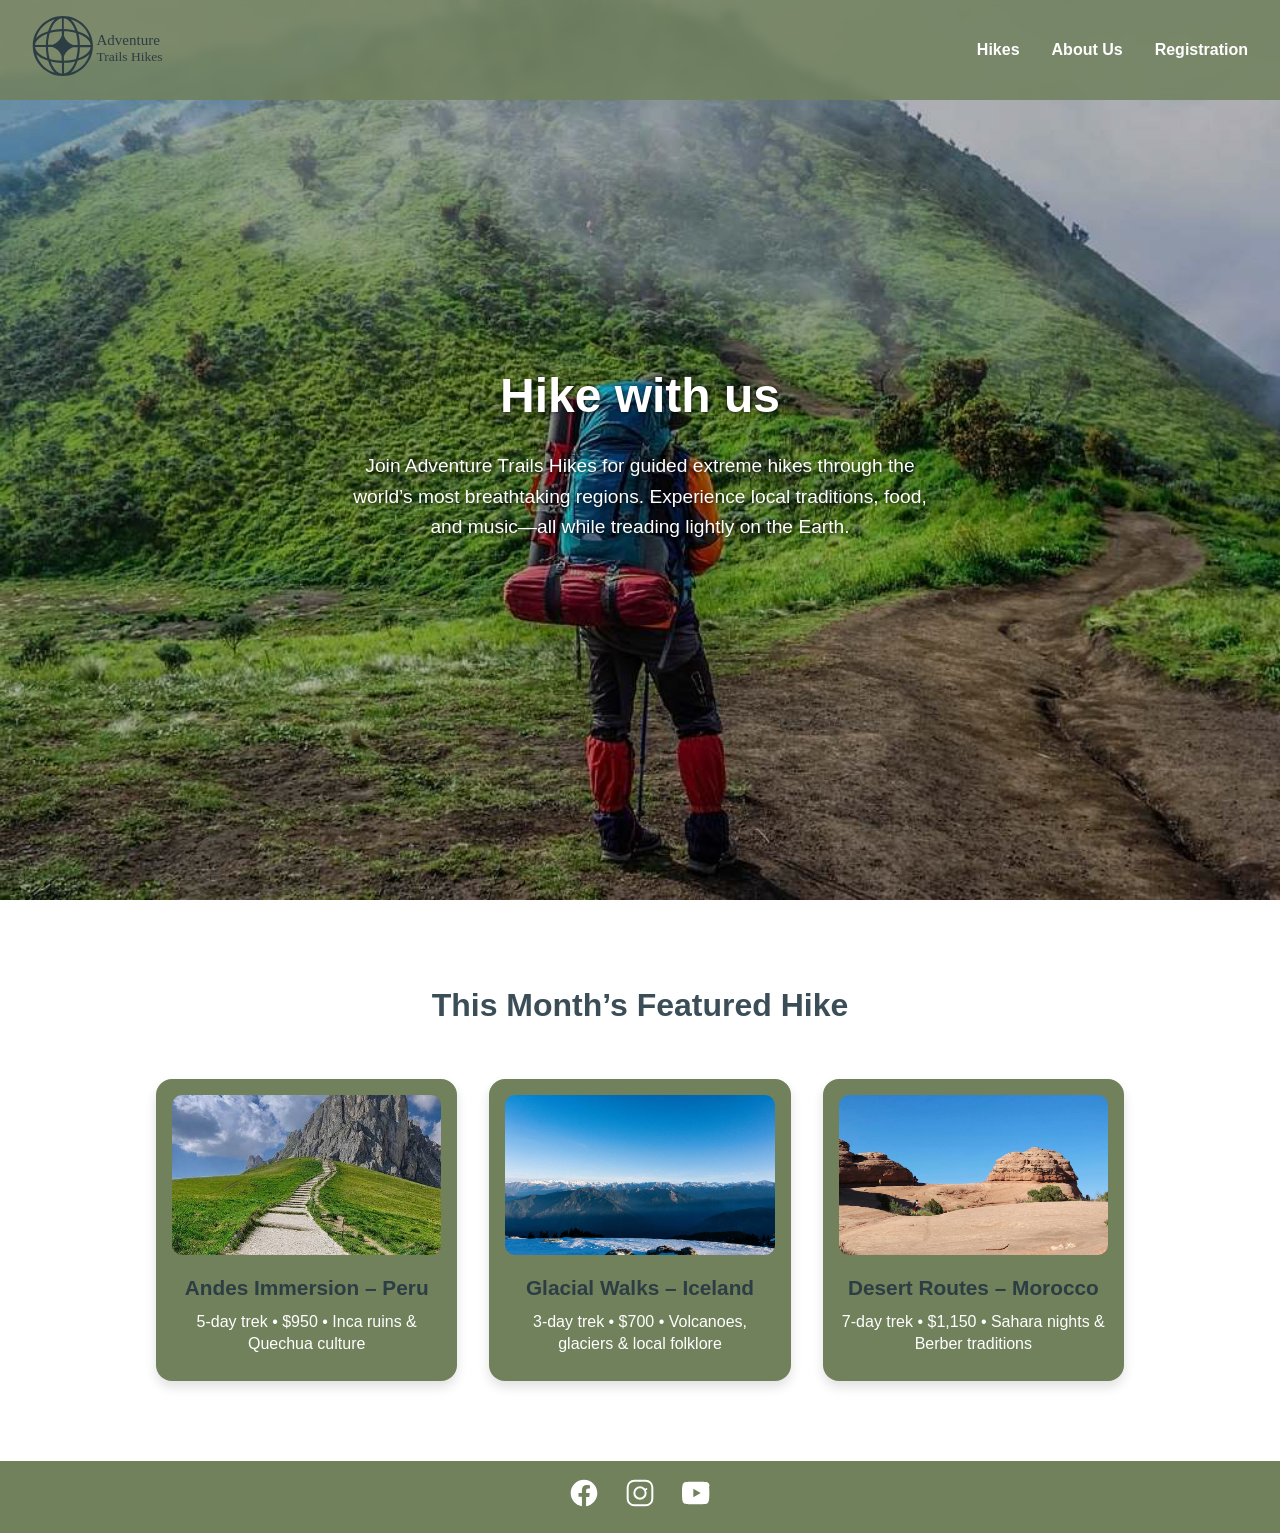
<file: index.html>
<!DOCTYPE html>
<html lang="en">
  <head>
    <meta charset="UTF-8" />
    <meta name="viewport" content="width=device-width, initial-scale=1.0" />
    <meta
      name="description"
      content="Adventure Trails Hikes – Guided extreme hikes around the world with cultural experiences and sustainable travel."
    />
    <meta
      name="keywords"
      content="hiking, adventure, sustainable travel, cultural hikes, nature tours"
    />
    <meta name="author" content="Caroline-Michelle Martinussen" />
    <title>Adventure Trails Hikes</title>
    <link rel="stylesheet" href="Styles.css" />
  </head>
  <body>
    <header class="hero-header">
      <div class="logo-nav">
        <a href="index.html">
          <img
            src="Images/Logoadventure.svg"
            alt="Adventure Trails Hikes company logo"
            class="logo"
          />
        </a>
        <nav aria-label="Main Navigation">
          <ul class="nav-links">
            <li><a href="Hikes.html">Hikes</a></li>
            <li><a href="Aboutus.html">About Us</a></li>
            <li><a href="Registration.html">Registration</a></li>
          </ul>
        </nav>
      </div>

      <div class="hero-text">
        <h1>Hike with us</h1>
        <p>
          Join Adventure Trails Hikes for guided extreme hikes through the
          world’s most breathtaking regions. Experience local traditions, food,
          and music—all while treading lightly on the Earth.
        </p>
      </div>
    </header>

    <main>
      <section aria-labelledby="featured-title" class="featured-hikes">
        <h2 id="featured-title">This Month’s Featured Hike</h2>
        <div class="hike-grid">
          <article class="hike-card">
            <img
              src="Images/peru.jpg"
              alt="trail through Andes mountains in Peru"
            />
            <h3>Andes Immersion – Peru</h3>
            <p>5-day trek • $950 • Inca ruins & Quechua culture</p>
          </article>

          <article class="hike-card">
            <img
              src="Images/iceland.jpg"
              alt="Ice and snow filled landscape with mountains in Iceland"
            />
            <h3>Glacial Walks – Iceland</h3>
            <p>3-day trek • $700 • Volcanoes, glaciers & local folklore</p>
          </article>

          <article class="hike-card">
            <img
              src="Images/morocco.jpg"
              alt="Desert landscape with mountains in Morocco"
            />
            <h3>Desert Routes – Morocco</h3>
            <p>7-day trek • $1,150 • Sahara nights & Berber traditions</p>
          </article>
        </div>
      </section>
    </main>

    <footer>
      <ul class="social-links" aria-label="Social media links">
        <li>
          <a
            href="https://facebook.com"
            target="_blank"
            rel="noopener noreferrer"
            aria-label="Visit our Facebook page"
          >
            <svg
              xmlns="http://www.w3.org/2000/svg"
              width="32"
              height="32"
              fill="white"
              viewBox="0 0 24 24"
              role="img"
              aria-hidden="true"
            >
              <path
                d="M22 12c0-5.523-4.477-10-10-10S2 6.477 2 12c0 5 3.657 9.128 8.438 9.877v-6.987H7.898v-2.89h2.54V9.845c0-2.507 1.492-3.89 3.777-3.89 1.094 0 2.238.195 2.238.195v2.46h-1.26c-1.243 0-1.63.771-1.63 1.562v1.875h2.773l-.443 2.89h-2.33v6.987C18.343 21.128 22 17 22 12z"
              />
            </svg>
          </a>
        </li>

        <li>
          <a
            href="https://instagram.com"
            target="_blank"
            rel="noopener noreferrer"
            aria-label="Visit our Instagram profile"
          >
            <svg
              xmlns="http://www.w3.org/2000/svg"
              width="32"
              height="32"
              fill="white"
              viewBox="0 0 24 24"
              role="img"
              aria-hidden="true"
            >
              <path
                d="M7.75 2h8.5A5.75 5.75 0 0 1 22 7.75v8.5A5.75 5.75 0 0 1 16.25 22h-8.5A5.75 5.75 0 0 1 2 16.25v-8.5A5.75 5.75 0 0 1 7.75 2zm0 1.5A4.25 4.25 0 0 0 3.5 7.75v8.5A4.25 4.25 0 0 0 7.75 20.5h8.5A4.25 4.25 0 0 0 20.5 16.25v-8.5A4.25 4.25 0 0 0 16.25 3.5h-8.5zM12 7a5 5 0 1 1 0 10 5 5 0 0 1 0-10zm0 1.5a3.5 3.5 0 1 0 0 7 3.5 3.5 0 0 0 0-7zm4.75-.25a.75.75 0 1 1 0 1.5.75.75 0 0 1 0-1.5z"
              />
            </svg>
          </a>
        </li>

        <li>
          <a
            href="https://www.youtube.com"
            target="_blank"
            rel="noopener noreferrer"
            aria-label="Visit our YouTube channel"
          >
            <svg
              xmlns="http://www.w3.org/2000/svg"
              width="32"
              height="32"
              viewBox="0 0 48 48"
              fill="white"
              role="img"
              aria-hidden="true"
            >
              <path
                d="M44.5 13.8s-.4-3.2-1.6-4.6c-1.5-1.7-3.1-1.7-3.9-1.8C34.6 7 24 7 24 7s-10.6 0-15 .4c-.8.1-2.4.1-3.9 1.8-1.2 1.4-1.6 4.6-1.6 4.6S3 17.3 3 20.9v6.2c0 3.6.5 7.1.5 7.1s.4 3.2 1.6 4.6c1.5 1.7 3.5 1.6 4.4 1.8 3.2.3 13.5.4 13.5.4s10.6 0 15-.4c.8-.1 2.4-.1 3.9-1.8 1.2-1.4 1.6-4.6 1.6-4.6s.5-3.5.5-7.1v-6.2c0-3.6-.5-7.1-.5-7.1zM20 30.4V17.6l11 6.4-11 6.4z"
              />
            </svg>
          </a>
        </li>
      </ul>
    </footer>
  </body>
</html>
</file>
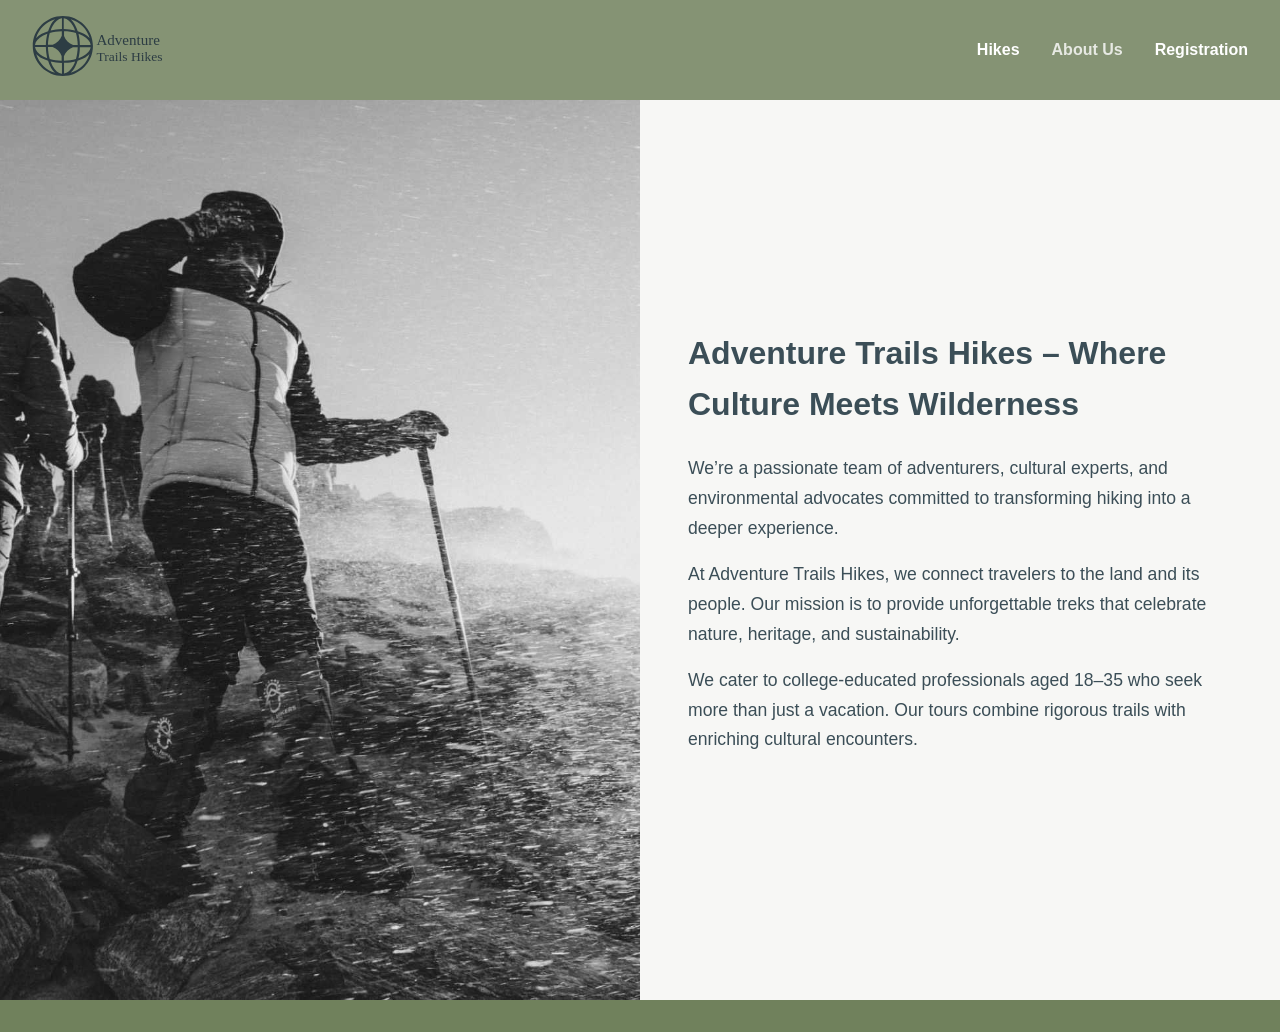
<file: Aboutus.html>
<!DOCTYPE html>
<html lang="en">
  <head>
    <meta charset="UTF-8" />
    <meta name="viewport" content="width=device-width, initial-scale=1" />
    <meta
      name="description"
      content="Learn more about Adventure Trails Hikes, a company that blends extreme hiking adventures with culture and sustainability."
    />
    <meta
      name="keywords"
      content="hiking, adventure, culture, travel, sustainability, outdoor trips"
    />
    <meta name="author" content="Caroline-Michelle Martinussen" />
    <title>About Us - Adventure Trails Hikes</title>
    <link rel="stylesheet" href="Styles.css" />
  </head>

  <body class="about-page">
    <header class="logo-nav">
      <a href="index.html">
        <img
          src="Images/Logoadventure.svg"
          alt="Adventure Trails Hikes logo"
          class="logo"
        />
      </a>
      <nav aria-label="Main Navigation">
        <ul class="nav-links">
          <li><a href="Hikes.html">Hikes</a></li>
          <li><a href="Aboutus.html" aria-current="page">About Us</a></li>
          <li><a href="Registration.html">Registration</a></li>
        </ul>
      </nav>
    </header>

    <main class="about-split">
      <div class="about-image">
        <img
          src="Images/Registrationbackground.jpg"
          alt="Hiker walking on a nature trail with mountains and forest"
        />
      </div>
      <div class="about-text">
        <h1>Adventure Trails Hikes – Where Culture Meets Wilderness</h1>
        <p>
          We’re a passionate team of adventurers, cultural experts, and
          environmental advocates committed to transforming hiking into a deeper
          experience.
        </p>
        <p>
          At Adventure Trails Hikes, we connect travelers to the land and its
          people. Our mission is to provide unforgettable treks that celebrate
          nature, heritage, and sustainability.
        </p>
        <p>
          We cater to college-educated professionals aged 18–35 who seek more
          than just a vacation. Our tours combine rigorous trails with enriching
          cultural encounters.
        </p>
      </div>
    </main>

    <footer>
      <ul class="social-links" aria-label="Social media links">
        <li>
          <a
            href="https://facebook.com"
            target="_blank"
            rel="noopener noreferrer"
            aria-label="Visit our Facebook page"
          ></a>
        </li>
      </ul>
    </footer>
  </body>
</html>
</file>
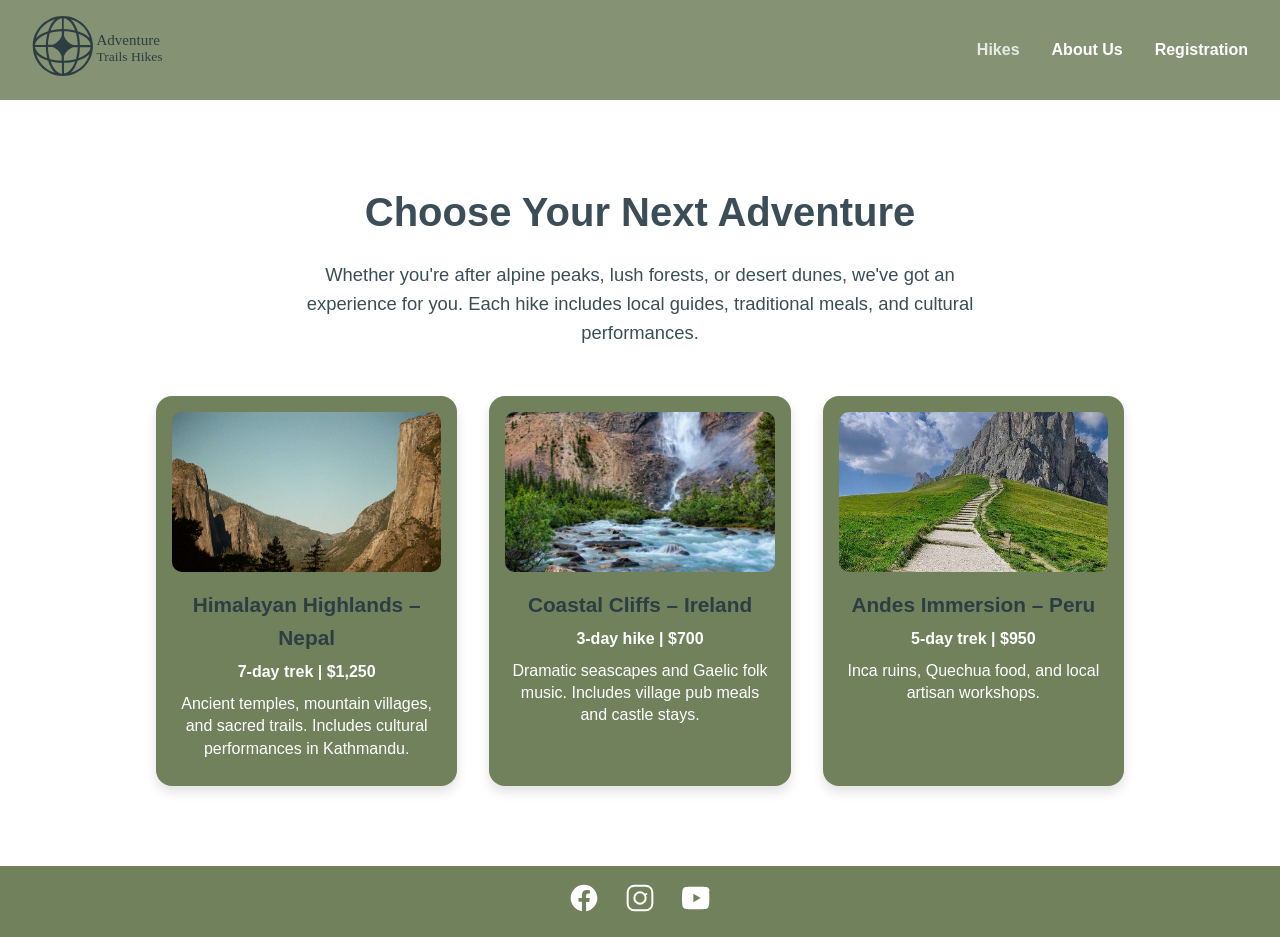
<file: Hikes.html>
<!DOCTYPE html>
<html lang="en">
  <head>
    <meta charset="UTF-8" />
    <meta name="viewport" content="width=device-width, initial-scale=1" />
    <meta
      name="description"
      content="Explore our global hiking tours, from the Himalayas to Irish cliffs. All hikes include local culture and expert guides."
    />
    <meta
      name="keywords"
      content="hiking, adventure, trails, culture, Nepal, Ireland, Peru, trekking trips"
    />
    <meta name="author" content="Caroline-Michelle Martinussen" />
    <title>Hikes | Adventure Trails Hikes</title>
    <link rel="stylesheet" href="Styles.css" />
  </head>

  <body>
    <header class="logo-nav">
      <a href="index.html">
        <img
          src="Images/Logoadventure.svg"
          alt="Adventure Trails Hikes logo"
          class="logo"
        />
      </a>
      <nav aria-label="Main Navigation">
        <ul class="nav-links">
          <li><a href="Hikes.html" aria-current="page">Hikes</a></li>
          <li><a href="Aboutus.html">About Us</a></li>
          <li><a href="Registration.html">Registration</a></li>
        </ul>
      </nav>
    </header>

    <main class="hikes-page">
      <h1>Choose Your Next Adventure</h1>
      <p class="intro-text">
        Whether you're after alpine peaks, lush forests, or desert dunes, we've
        got an experience for you. Each hike includes local guides, traditional
        meals, and cultural performances.
      </p>

      <section class="hike-grid">
        <article class="hike-card">
          <img
            src="Images/Nepal.jpg"
            alt="mountain view with trees and blue sky in Nepal"
          />
          <h3>Himalayan Highlands – Nepal</h3>
          <p><strong>7-day trek | $1,250</strong></p>
          <p>
            Ancient temples, mountain villages, and sacred trails. Includes
            cultural performances in Kathmandu.
          </p>
        </article>

        <article class="hike-card">
          <img
            src="Images/Ireland.jpg"
            alt="Dramatic cliffs with waterfall in Ireland"
          />
          <h3>Coastal Cliffs – Ireland</h3>
          <p><strong>3-day hike | $700</strong></p>
          <p>
            Dramatic seascapes and Gaelic folk music. Includes village pub meals
            and castle stays.
          </p>
        </article>

        <article class="hike-card">
          <img
            src="Images/peru.jpg"
            alt="trail through Andes mountains in Peru"
          />
          <h3>Andes Immersion – Peru</h3>
          <p><strong>5-day trek | $950</strong></p>
          <p>Inca ruins, Quechua food, and local artisan workshops.</p>
        </article>
      </section>
    </main>

    <footer>
      <ul class="social-links" aria-label="Social media links">
        <li>
          <a
            href="https://facebook.com"
            target="_blank"
            rel="noopener noreferrer"
            aria-label="Visit our Facebook page"
          >
            <svg
              xmlns="http://www.w3.org/2000/svg"
              width="32"
              height="32"
              fill="white"
              viewBox="0 0 24 24"
              role="img"
              aria-hidden="true"
            >
              <path
                d="M22 12c0-5.523-4.477-10-10-10S2 6.477 2 12c0 5 3.657 9.128 8.438 9.877v-6.987H7.898v-2.89h2.54V9.845c0-2.507 1.492-3.89 3.777-3.89 1.094 0 2.238.195 2.238.195v2.46h-1.26c-1.243 0-1.63.771-1.63 1.562v1.875h2.773l-.443 2.89h-2.33v6.987C18.343 21.128 22 17 22 12z"
              />
            </svg>
          </a>
        </li>

        <li>
          <a
            href="https://instagram.com"
            target="_blank"
            rel="noopener noreferrer"
            aria-label="Visit our Instagram profile"
          >
            <svg
              xmlns="http://www.w3.org/2000/svg"
              width="32"
              height="32"
              fill="white"
              viewBox="0 0 24 24"
              role="img"
              aria-hidden="true"
            >
              <path
                d="M7.75 2h8.5A5.75 5.75 0 0 1 22 7.75v8.5A5.75 5.75 0 0 1 16.25 22h-8.5A5.75 5.75 0 0 1 2 16.25v-8.5A5.75 5.75 0 0 1 7.75 2zm0 1.5A4.25 4.25 0 0 0 3.5 7.75v8.5A4.25 4.25 0 0 0 7.75 20.5h8.5A4.25 4.25 0 0 0 20.5 16.25v-8.5A4.25 4.25 0 0 0 16.25 3.5h-8.5zM12 7a5 5 0 1 1 0 10 5 5 0 0 1 0-10zm0 1.5a3.5 3.5 0 1 0 0 7 3.5 3.5 0 0 0 0-7zm4.75-.25a.75.75 0 1 1 0 1.5.75.75 0 0 1 0-1.5z"
              />
            </svg>
          </a>
        </li>

        <li>
          <a
            href="https://www.youtube.com"
            target="_blank"
            rel="noopener noreferrer"
            aria-label="Visit our YouTube channel"
          >
            <svg
              xmlns="http://www.w3.org/2000/svg"
              width="32"
              height="32"
              viewBox="0 0 48 48"
              fill="white"
              role="img"
              aria-hidden="true"
            >
              <path
                d="M44.5 13.8s-.4-3.2-1.6-4.6c-1.5-1.7-3.1-1.7-3.9-1.8C34.6 7 24 7 24 7s-10.6 0-15 .4c-.8.1-2.4.1-3.9 1.8-1.2 1.4-1.6 4.6-1.6 4.6S3 17.3 3 20.9v6.2c0 3.6.5 7.1.5 7.1s.4 3.2 1.6 4.6c1.5 1.7 3.5 1.6 4.4 1.8 3.2.3 13.5.4 13.5.4s10.6 0 15-.4c.8-.1 2.4-.1 3.9-1.8 1.2-1.4 1.6-4.6 1.6-4.6s.5-3.5.5-7.1v-6.2c0-3.6-.5-7.1-.5-7.1zM20 30.4V17.6l11 6.4-11 6.4z"
              />
            </svg>
          </a>
        </li>
      </ul>
    </footer>
  </body>
</html>
</file>
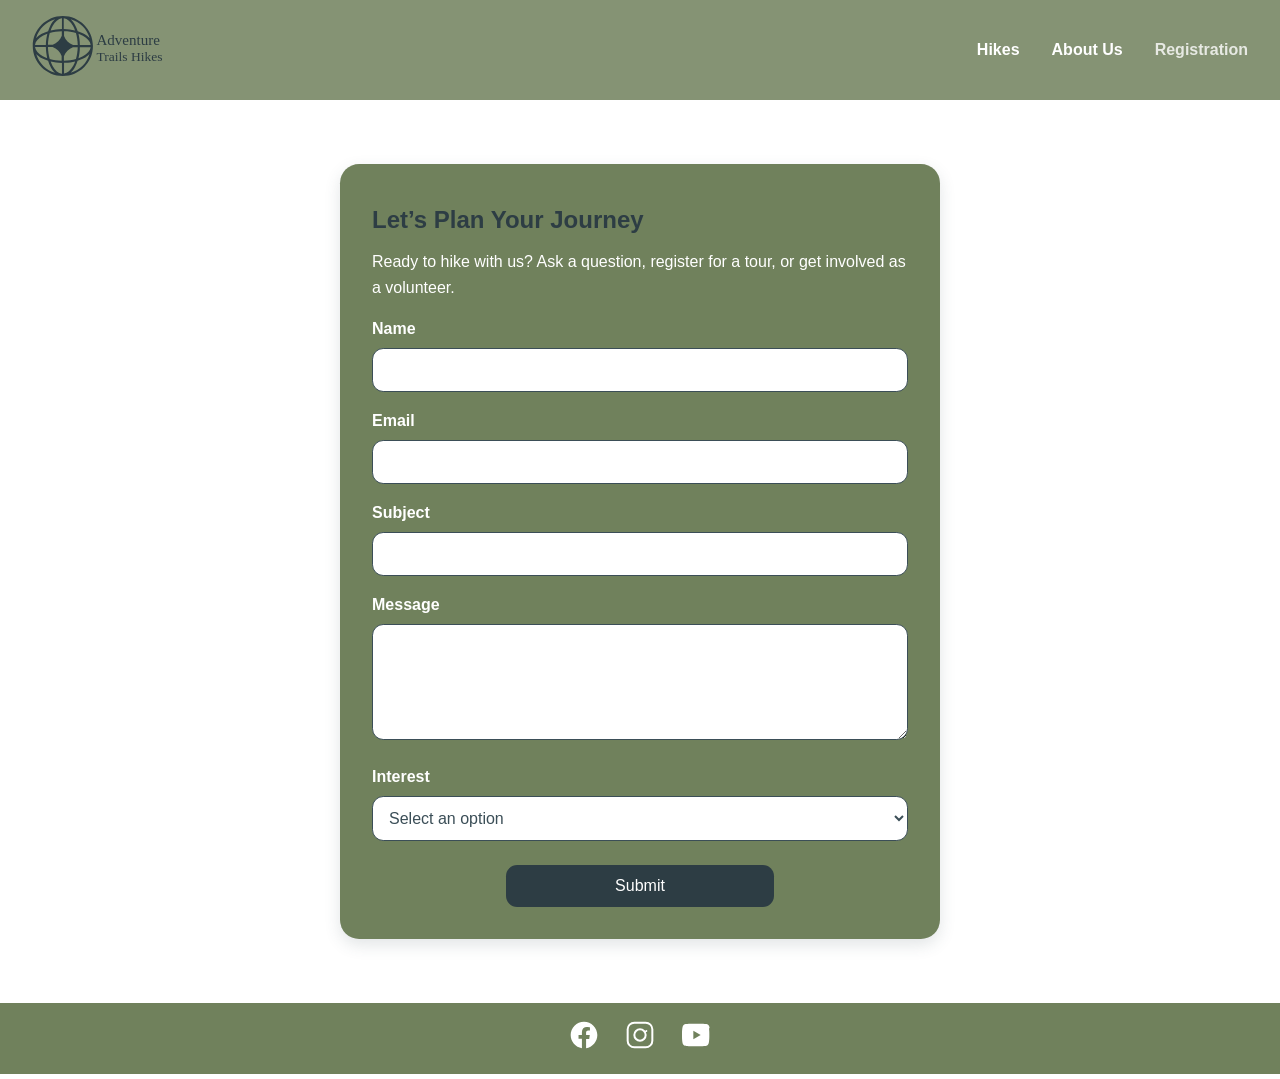
<file: Registration.html>
<!DOCTYPE html>
<html lang="en">
  <head>
    <meta charset="UTF-8" />
    <meta name="viewport" content="width=device-width, initial-scale=1.0" />
    <meta
      name="description"
      content="Register for guided hikes with Adventure Trails – extreme nature experiences and cultural encounters."
    />
    <meta
      name="keywords"
      content="hike registration, adventure travel, nature tours, guided hikes"
    />
    <meta name="author" content="Caroline-Michelle Martinussen" />
    <title>Contact / Registration | Adventure Trails</title>
    <link rel="stylesheet" href="Styles.css" />
  </head>

  <body>
    <header class="logo-nav">
      <a href="index.html">
        <img
          src="Images/Logoadventure.svg"
          alt="Adventure Trails Hikes logo"
          class="logo"
        />
      </a>
      <nav aria-label="Main Navigation">
        <ul class="nav-links">
          <li><a href="Hikes.html">Hikes</a></li>
          <li><a href="Aboutus.html">About Us</a></li>
          <li>
            <a href="Registration.html" aria-current="page">Registration</a>
          </li>
        </ul>
      </nav>
    </header>

    <section class="contact-section">
      <div class="form-container">
        <h2>Let’s Plan Your Journey</h2>
        <p>
          Ready to hike with us? Ask a question, register for a tour, or get
          involved as a volunteer.
        </p>

        <form action="#" method="post" autocomplete="on">
          <label for="name">Name</label>
          <input type="text" id="name" name="name" required />

          <label for="email">Email</label>
          <input type="email" id="email" name="email" required />

          <label for="subject">Subject</label>
          <input type="text" id="subject" name="subject" required />

          <label for="message">Message</label>
          <textarea id="message" name="message" rows="5" required></textarea>

          <label for="interest">Interest</label>
          <select id="interest" name="interest" required>
            <option value="" disabled selected>Select an option</option>
            <option value="booking">Booking a Hike</option>
            <option value="volunteering">Volunteering</option>
            <option value="press">Press Inquiry</option>
            <option value="other">Other</option>
          </select>

          <div class="button-wrapper">
            <button type="submit">Submit</button>
          </div>
        </form>
      </div>
    </section>

    <footer>
      <ul class="social-links" aria-label="Social media links">
        <li>
          <a
            href="https://facebook.com"
            target="_blank"
            rel="noopener noreferrer"
            aria-label="Visit our Facebook page"
          >
            <svg
              xmlns="http://www.w3.org/2000/svg"
              width="32"
              height="32"
              fill="white"
              viewBox="0 0 24 24"
              role="img"
              aria-hidden="true"
            >
              <path
                d="M22 12c0-5.523-4.477-10-10-10S2 6.477 2 12c0 5 3.657 9.128 8.438 9.877v-6.987H7.898v-2.89h2.54V9.845c0-2.507 1.492-3.89 3.777-3.89 1.094 0 2.238.195 2.238.195v2.46h-1.26c-1.243 0-1.63.771-1.63 1.562v1.875h2.773l-.443 2.89h-2.33v6.987C18.343 21.128 22 17 22 12z"
              />
            </svg>
          </a>
        </li>

        <li>
          <a
            href="https://instagram.com"
            target="_blank"
            rel="noopener noreferrer"
            aria-label="Visit our Instagram profile"
          >
            <svg
              xmlns="http://www.w3.org/2000/svg"
              width="32"
              height="32"
              fill="white"
              viewBox="0 0 24 24"
              role="img"
              aria-hidden="true"
            >
              <path
                d="M7.75 2h8.5A5.75 5.75 0 0 1 22 7.75v8.5A5.75 5.75 0 0 1 16.25 22h-8.5A5.75 5.75 0 0 1 2 16.25v-8.5A5.75 5.75 0 0 1 7.75 2zm0 1.5A4.25 4.25 0 0 0 3.5 7.75v8.5A4.25 4.25 0 0 0 7.75 20.5h8.5A4.25 4.25 0 0 0 20.5 16.25v-8.5A4.25 4.25 0 0 0 16.25 3.5h-8.5zM12 7a5 5 0 1 1 0 10 5 5 0 0 1 0-10zm0 1.5a3.5 3.5 0 1 0 0 7 3.5 3.5 0 0 0 0-7zm4.75-.25a.75.75 0 1 1 0 1.5.75.75 0 0 1 0-1.5z"
              />
            </svg>
          </a>
        </li>

        <li>
          <a
            href="https://www.youtube.com"
            target="_blank"
            rel="noopener noreferrer"
            aria-label="Visit our YouTube channel"
          >
            <svg
              xmlns="http://www.w3.org/2000/svg"
              width="32"
              height="32"
              viewBox="0 0 48 48"
              fill="white"
              role="img"
              aria-hidden="true"
            >
              <path
                d="M44.5 13.8s-.4-3.2-1.6-4.6c-1.5-1.7-3.1-1.7-3.9-1.8C34.6 7 24 7 24 7s-10.6 0-15 .4c-.8.1-2.4.1-3.9 1.8-1.2 1.4-1.6 4.6-1.6 4.6S3 17.3 3 20.9v6.2c0 3.6.5 7.1.5 7.1s.4 3.2 1.6 4.6c1.5 1.7 3.5 1.6 4.4 1.8 3.2.3 13.5.4 13.5.4s10.6 0 15-.4c.8-.1 2.4-.1 3.9-1.8 1.2-1.4 1.6-4.6 1.6-4.6s.5-3.5.5-7.1v-6.2c0-3.6-.5-7.1-.5-7.1zM20 30.4V17.6l11 6.4-11 6.4z"
              />
            </svg>
          </a>
        </li>
      </ul>
    </footer>
  </body>
</html>
</file>
<file: Styles.css>
:root {
  --olive: #70815c;
  --navy: #3b4e57;
  --secondary: #2d3d44;
  --dark: #1c1c1c;
  --white: #ffffff;
}

* {
  margin: 0;
  padding: 0;
  box-sizing: border-box;
}

html {
  scroll-behavior: smooth;
}

body {
  font-family: "Segoe UI", sans-serif;
  line-height: 1.6;
  color: var(--navy);
  background-color: var(--white);
}

/* Sticky Header */
.logo-nav {
  position: sticky;
  top: 0;
  left: 0;
  right: 0;
  z-index: 1000;
  display: flex;
  justify-content: space-between;
  align-items: center;
  padding: 1rem 2rem;
  background-color: rgba(112, 129, 92, 0.85);
  backdrop-filter: blur(5px);
}

.logo {
  height: 60px;
}

.nav-links {
  list-style: none;
  display: flex;
  gap: 2rem;
}

.nav-links a {
  text-decoration: none;
  color: var(--white);
  font-weight: bold;
  position: relative;
  z-index: 1010;
  text-shadow: none;
  transition: opacity 0.2s ease;
}

.nav-links a:hover,
.nav-links a[aria-current="page"] {
  opacity: 0.8;
}

.about-page .logo-nav {
  background-color: rgba(112, 129, 92, 0.85);
}

/* Hero Header */
.hero-header {
  position: relative;
  height: 100vh;
  background: url("Images/mountaintrail.jpg") no-repeat center center/cover;
  color: var(--white);
  text-shadow: 1px 1px 4px rgba(0, 0, 0, 0.7);
}

.hero-header::before {
  content: "";
  position: absolute;
  inset: 0;
  background: rgba(0, 0, 0, 0.25);
}

.hero-text {
  position: absolute;
  top: 50%;
  left: 50%;
  transform: translate(-50%, -50%);
  text-align: center;
  max-width: 90%;
  z-index: 1;
}

.hero-text h1 {
  font-size: 3rem;
  margin-bottom: 1rem;
}

.hero-text p {
  font-size: 1.2rem;
  max-width: 600px;
  margin: 0 auto;
}

/* Featured Section */
.featured-hikes,
.hikes-page {
  padding: 5rem 2rem;
  background-color: var(--white);
  color: var(--navy);
  text-align: center;
}

.featured-hikes h1,
.hikes-page h1 {
  font-size: 2.5rem;
  color: var(--navy);
  margin-bottom: 1rem;
}

.featured-hikes h2 {
  font-size: 2rem;
  color: var(--navy);
  margin-bottom: 3rem;
}

.intro-text {
  font-size: 1.15rem;
  max-width: 700px;
  margin: 0 auto 3rem;
  color: var(--navy);
}

.hike-grid {
  display: grid;
  grid-template-columns: repeat(auto-fit, minmax(280px, 1fr));
  gap: 2rem;
  padding: 0 1rem;
  max-width: 1000px;
  margin: 0 auto;
}

.hike-card {
  background-color: var(--olive);
  color: var(--white);
  border-radius: 16px;
  padding: 1rem;
  box-shadow: 0 6px 12px rgba(0, 0, 0, 0.12);
  transition: transform 0.25s ease, box-shadow 0.25s ease;
  display: flex;
  flex-direction: column;
  justify-content: flex-start;
}

.hike-card:hover {
  transform: translateY(-6px);
  box-shadow: 0 10px 22px rgba(0, 0, 0, 0.18);
  cursor: pointer;
}

.hike-card img {
  width: 100%;
  height: 160px;
  object-fit: cover;
  border-radius: 10px;
  margin-bottom: 1rem;
  flex-shrink: 0;
}

.hike-card h3 {
  font-size: 1.3rem;
  color: var(--secondary);
  margin-bottom: 0.4rem;
}

.hike-card p {
  font-size: 1rem;
  line-height: 1.4;
  color: var(--white);
  margin-bottom: 0.6rem;
}

.hike-card p strong {
  color: var(--white);
  font-weight: 700;
}

/* Footer */
footer {
  background-color: var(--olive);
  padding: 1rem 0;
  text-align: center;
}

.social-links {
  list-style: none;
  display: flex;
  justify-content: center;
  gap: 1.5rem;
}

.social-links svg {
  width: 32px;
  height: 32px;
  fill: white;
  transition: transform 0.3s ease, fill 0.3s ease;
}

.social-links svg:hover {
  transform: scale(1.1);
  fill: var(--navy);
}

/* Registration Page */
.contact-section {
  display: flex;
  justify-content: center;
  padding: 4rem 1rem;
}

.form-container {
  background-color: var(--olive);
  color: var(--white);
  padding: 2rem;
  border-radius: 1.2rem;
  max-width: 600px;
  width: 100%;
  box-shadow: 0 6px 16px rgba(59, 78, 87, 0.15);
}

.form-container h2 {
  color: var(--secondary);
  padding: 5px 0 10px 0;
}

label {
  display: block;
  margin-bottom: 0.4rem;
  font-weight: 600;
  margin-top: 1rem;
  color: var(--white);
}

input,
textarea,
select {
  background-color: var(--white);
  color: var(--navy);
  border: 1px solid var(--navy);
  width: 100%;
  padding: 0.75rem;
  border-radius: 0.7rem;
  font-size: 1rem;
}

input::placeholder,
textarea::placeholder {
  color: rgba(255, 255, 255, 0.7);
}

textarea {
  resize: vertical;
  min-height: 100px;
}

button {
  margin-top: 1.5rem;
  width: 50%;
  background-color: var(--secondary);
  color: var(--white);
  padding: 0.75rem;
  border: none;
  border-radius: 0.7rem;
  font-size: 1rem;
  cursor: pointer;
  transition: background-color 0.2s ease, transform 0.2s ease;
}

.button-wrapper {
  display: flex;
  justify-content: center;
}

button:hover {
  background-color: var(--navy);
  transform: translateY(-2px);
}

/* About page  */
.about-split {
  display: flex;
  flex-wrap: wrap;
  min-height: 100vh;
  margin-top: 0;
}

.about-image {
  flex: 1 1 50%;
  background-color: #e6efe6;
  overflow: hidden;
}

.about-image img {
  width: 100%;
  height: 100%;
  object-fit: cover;
}

.about-text {
  flex: 1 1 50%;
  padding: 4rem 3rem;
  background-color: #f7f7f5;
  display: flex;
  flex-direction: column;
  justify-content: center;
  color: var(--navy);
}

.about-text h1 {
  font-size: 2rem;
  color: var(--navy);
  margin-bottom: 1.5rem;
}

.about-text p {
  font-size: 1.1rem;
  line-height: 1.7;
  color: var(--navy);
  margin-bottom: 1rem;
}

/* Responsive */
@media (max-width: 768px) {
  .logo-nav {
    flex-direction: column;
    align-items: flex-start;
    gap: 1rem;
  }

  .nav-links {
    flex-direction: column;
    gap: 1rem;
    background-color: var(--navy);
    padding: 1rem;
    border-radius: 8px;
  }

  .hero-text h1 {
    font-size: 2rem;
  }

  .hike-grid {
    grid-template-columns: 1fr;
  }

  .about-split {
    flex-direction: column;
  }

  .about-image,
  .about-text {
    flex: 1 1 100%;
  }

  .about-text {
    padding: 2rem;
  }

  button {
    width: 100%;
  }
}

@media (max-width: 600px) {
  .hike-card img {
    height: 140px;
  }
}
</file>
